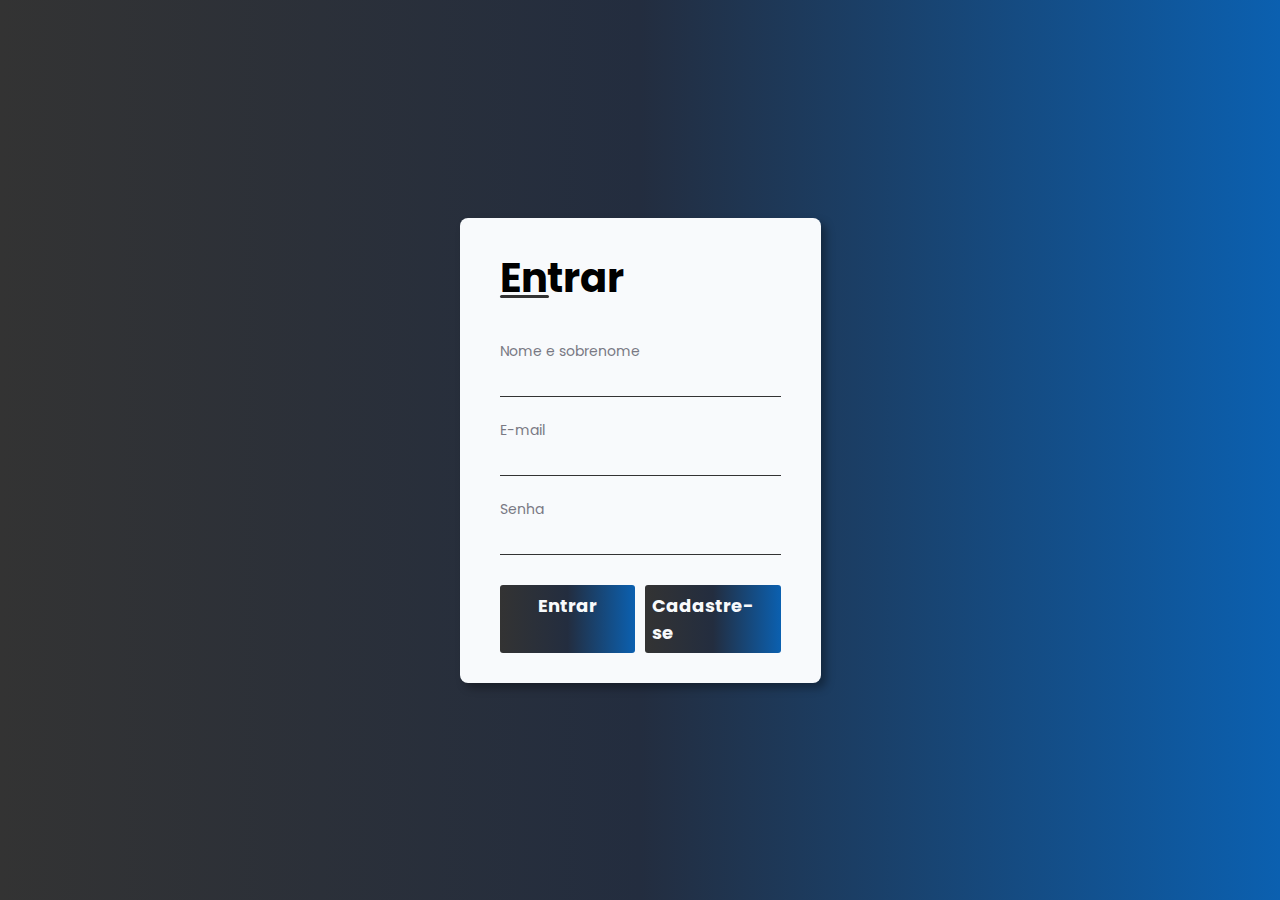
<file: index.html>
<!DOCTYPE html>
<html lang="pt-br">
<head>
    <meta charset="UTF-8">
    <meta name="viewport" content="width=device-width, initial-scale=1.0">
    <link rel="stylesheet" href="https://cdnjs.cloudflare.com/ajax/libs/font-awesome/6.5.1/css/all.min.css" integrity="sha512-DTOQO9RWCH3ppGqcWaEA1BIZOC6xxalwEsw9c2QQeAIftl+Vegovlnee1c9QX4TctnWMn13TZye+giMm8e2LwA==" crossorigin="anonymous" referrerpolicy="no-referrer" />
    <link rel="stylesheet" href="assets/css/style.css">
    <title>Formulário</title>
</head>
<body>
    <main id="container">
        <form action="./assets/PHP/login.php" id="login_form" method="POST">
            <div id="form_header">
                <h1>Entrar</h1>
                <i id="mode_icon" class="fa-solid fa-moon"></i>
            </div>
            <div id="inputs">
                <div class="input-box">
                    <label for="name">
                        Nome e sobrenome
                        <div class="input-field">
                            <i class="fa-solid fa-user"></i>
                            <input type="text" name="name" id="name" required>
                        </div>
                    </label>
                </div>
                <div class="input-box">
                    <label for="email">
                        E-mail
                        <div class="input-field">
                            <i class="fa-solid fa-envelope"></i>
                            <input type="email" name="email" id="email" required>
                        </div>
                    </label>
                </div>
                <div class="input-box">
                    <label for="password">
                        Senha
                        <div class="input-field">
                            <i class="fa-solid fa-key"></i>
                            <input type="password" name="password" id="password" required>
                        </div>
                    </label>
                </div>
            </div>
            <div class="enviar-dados">
                <button type="submit" id="login_button">
                    Entrar
                </button>
                <a id="login_button" href="index2.html">Cadastre-se</a>
            </div>
        </form>
    </main>
    <script type="text/javascript" src="assets/js/script.js"></script>
</body>
</html>
</file>
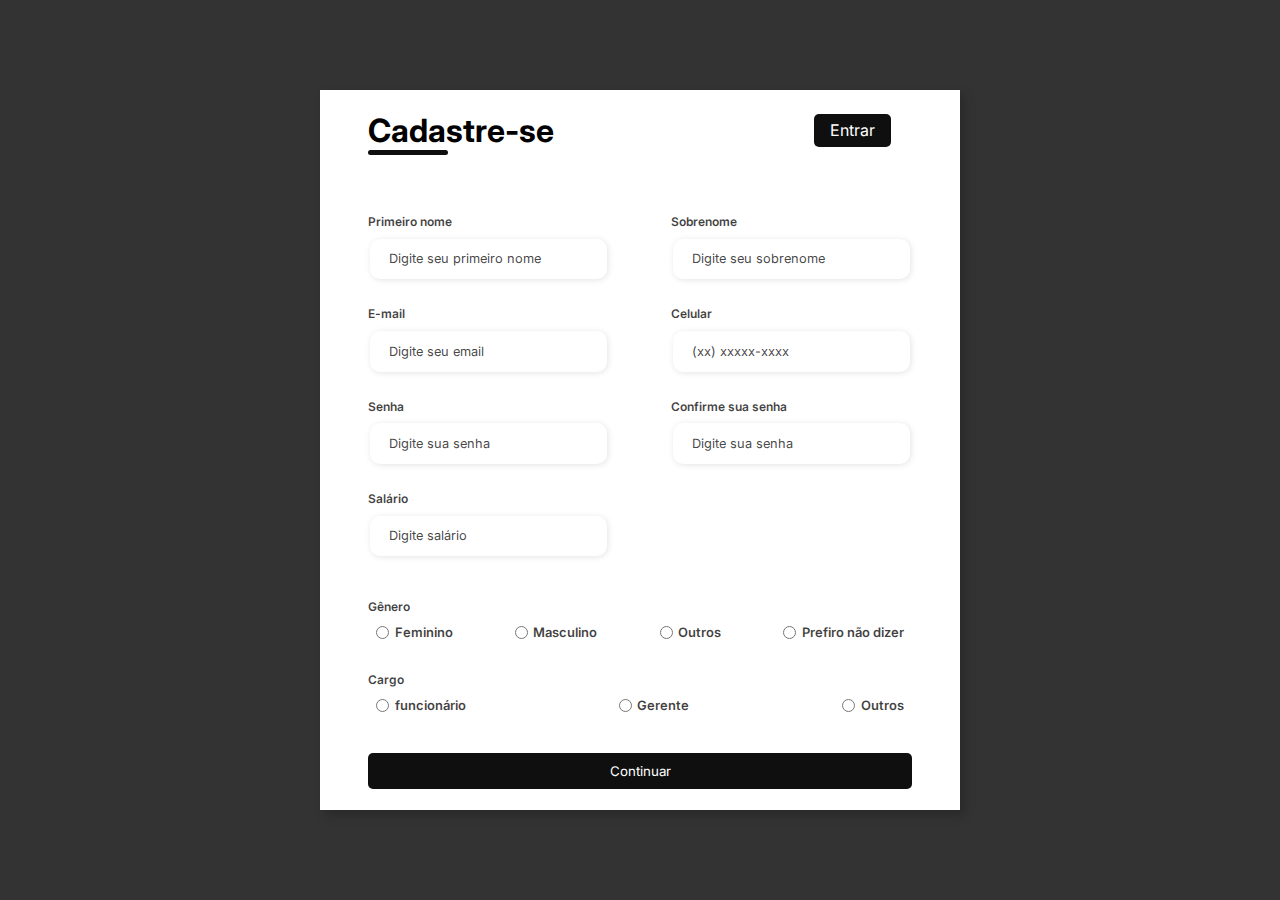
<file: index2.html>
<!DOCTYPE html>
<html lang="pt-br">
<head>
    <meta charset="UTF-8">
    <meta name="viewport" content="width=device-width, initial-scale=1.0">
    <link rel="stylesheet" href="https://cdnjs.cloudflare.com/ajax/libs/font-awesome/6.5.1/css/all.min.css" integrity="sha512-DTOQO9RWCH3ppGqcWaEA1BIZOC6xxalwEsw9c2QQeAIftl+Vegovlnee1c9QX4TctnWMn13TZye+giMm8e2LwA==" crossorigin="anonymous" referrerpolicy="no-referrer" />
    <link rel="stylesheet" href="assets/css/style2.css">
    <title>Formulário de cadastro</title>
</head>
<body>
    <div class="container">
        <div class="form-image">
            <img src="assets/imgs/undraw_shopping_re_hdd9.svg" alt="img">
        </div>
        <div class="form" id="login_form" class="input-field">
            <i id="mode_icon" class="fa-solid fa-moon"></i>
            <form action="./assets/PHP/cadastro-salvar.php" method="POST">
                <input type="hidden" name="acao" value="cadastrar">
                <div class="form-header">
                    <div class="title">
                        <h1>Cadastre-se</h1>
                    </div>
                    <div class="login-button">
                        <a class="entrar__button" href="index.html">Entrar</a>
                    </div>
                </div>
                <div class="input-group">
                    <div class="input-box">
                        <label for="firstname">Primeiro nome</label>
                        <input id="firstname" type="text" name="firstname" placeholder="Digite seu primeiro nome" required>
                    </div>
                    <div class="input-box">
                        <label for="lastname">Sobrenome</label>
                        <input id="lastname" type="text" name="lastname" placeholder="Digite seu sobrenome" required>
                    </div>
                    <div class="input-box">
                        <label for="email">E-mail</label>
                        <input id="email" type="email" name="email" placeholder="Digite seu email" required>
                    </div>
                    <div class="input-box">
                        <label for="number">Celular</label>
                        <input id="number" type="tel" name="number" placeholder="(xx) xxxxx-xxxx" required>
                    </div>
                    <div class="input-box">
                        <label for="password">Senha</label>
                        <input id="password" type="password" name="password" placeholder="Digite sua senha" required>
                    </div>
                    <div class="input-box">
                        <label for="confirmPassword">Confirme sua senha</label>
                        <input id="confirmPassword" type="password" name="confirmPassword" placeholder="Digite sua senha" required>
                    </div>
                    <div class="input-box">
                        <label for="salario__usuario">Salário</label>
                        <input id="salario__usuario" type="number" name="salarioUsuario" placeholder="Digite salário" required>
                    </div>                       
                </div>
                <div class="gender-inputs">
                    <div>
                        <div class="gender-title">
                            <h6>Gênero</h6>
                        </div>
                        <div class="gender-group">
                            <div class="gender-input">
                                <input type="radio" name="gender" id="famale" value="feminino" required>
                                <label for="famale">Feminino</label>
                            </div>
                            <div class="gender-input">
                                <input type="radio" name="gender" id="male" value="masculino" required>
                                <label for="male">Masculino</label>
                            </div>
                            <div class="gender-input">
                                <input type="radio" name="gender" id="others" value="outros" required>
                                <label for="others">Outros</label>
                            </div>
                            <div class="gender-input">
                                <input type="radio" name="gender" id="none" value="prefiro nao dizer" required>
                                <label for="none">Prefiro não dizer</label>
                            </div>
                        </div>
                    </div>
                    <div>
                        <div class="gender-title">
                            <h6>Cargo</h6>
                        </div>
                        <div class="gender-group" >
                            <div class="gender-input">
                                <input type="radio" name="cargo" id="funcionario" value="funcionario" required>
                                <label for="famale">funcionário</label>
                            </div>
                            <div class="gender-input">
                                <input type="radio" name="cargo" id="gerente" value="gerente" required>
                                <label for="male">Gerente</label>
                            </div>
                            <div class="gender-input">
                                <input type="radio" name="cargo" id="others" value="others" required>
                                <label for="others">Outros</label>
                            </div>
                        </div>
                    </div>
                </div>
                <div class="continue-button">
                    <button id="enviar_formulario" type="submit">Continuar</button>
                </div>
            </form>
        </div>
    </div>
    <script src="assets/js/script.js"></script>
</body>
</html>
</file>
<file: assets/css/style.css>
@import url('https://fonts.googleapis.com/css2?family=Poppins:ital,wght@0,100;0,200;0,300;0,400;0,500;0,600;0,700;0,800;0,900;1,100;1,200;1,300;1,400;1,500;1,600;1,700;1,800;1,900&display=swap');


:root {
    --color-light-50: #f8fafc;

    --color-dark-50: #797984;
    --color-dark-100: #0F0F0F;
    --color-dark-900: #000;

    --color--50: #333333;
    --color--100: #232D3F;
    --color--200: #0B60B0;

    --color-gradient: linear-gradient(90deg, var(--color--50), var(--color--100), var(--color--200));

    --primary-font: 'Poppins', sans-serif;
}

* {
    font-family: var(--primary-font);
    padding: 0;
    margin: 0;
    box-sizing: border-box;
}

#container {
    height: 100vh;
    width: 100%;
    background: var(--color-gradient);
    display: flex;
    align-items: center;
    justify-content: center;
}

#login_form {
    background-color: var(--color-light-50);
    display: flex;
    flex-direction: column;
    padding: 30px 40px;
    border-radius: 8px;
    gap: 30px;
    box-shadow: 5px 5px 8px rgba(0, 0, 0, 0.336);
    height: fit-content;
    animation: dark-to-light 0.5s ease-in-out;
}

#form_header {
    display: flex;
    align-items: center;
    justify-content: space-between;
}
#form_header h1 {
    font-size: 40px;
    position: relative;
}
#form_header h1::before{
    position: absolute;
    content: '';
    width: 40%;
    background-color: var(--color--50);
    height: 3px;
    bottom: 10px;
    border-radius: 5px;
}

#mode_icon {
    cursor: pointer;
    font-size: 20px;
}

#inputs {
    display: flex;
    flex-direction: column;
    align-items: center;
    justify-content: center;
    gap: 20px;
}

.input-box label {
    font-size: 14px;
    color: var(--color-dark-50);
}

.input-field {
    display: flex;
    align-items: center;
    gap: 15px;
    padding: 3px;
    cursor: text;
    border-bottom: 1px solid var(--color--50);
}

.input-field i {
    font-size: 18px;
    color: var(--color-dark-900);
}

.input-field input {
    border: none;
    background-color: transparent;
    width: 260px;
    font-size: 18px;
    padding: 0px 5px;
}
.input-field input:focus {
    outline: none;
}

.enviar-dados {
    display: flex;
    gap: 10px;
}

#login_button {
    display: flex;
    justify-content: center;
    border: none;
    background: var(--color-gradient);
    color: var(--color-light-50);
    padding: 7px;
    width:  50%;
    font-size: 18px;
    border-radius: 3px;
    font-weight: bold;
    cursor: pointer;
    text-decoration: none;
}
#login_button a {
    border: none;
    background: var(--color-gradient);
    color: var(--color-dark-900);
    width:  50%;
    font-size: 18px;
    border-radius: 3px;
    font-weight: bold;
    cursor: pointer;
}

#login_button:hover {
    transform: scale(1.05);
    transition: 0.5s;
}

.dark#login_form {
    color: var(--color-light-50);
    background-color: var(--color-dark-100);
    animation: light-to-dark 0.5s ease-in-out;

}
.dark#login_form .input-field input,
.dark#login_form .input-field i {
color: var(--color-light-50);
}

@keyframes dark-to-light {
    0% {
        background-color: var(--color-dark-100);
    }
    100% {
        background-color: var(--color-light-50);
    }
}

@keyframes light-to-dark {
    0% {
        background-color: var(--color-light-50);
    }
    100% {
        background-color: var(--color-dark-100);
    }
}
</file>
<file: assets/css/style2.css>
@import url('https://fonts.googleapis.com/css2?family=Inter:wght@100..900&display=swap');

:root {
    --primary-font: "Inter", sans-serif;

    --primary-color: #333333;
    --secondary-color: #797984;
    --tertiary-color: #0F0F0F;
    --quaternary-color: #232D3F;
    --quinary-color: #eeeeee75;


    --white-color: #fff;

    --shadow-color: #0000001c;

    --label-and-h6-color: #000000c0;

    --placeholder-color: #000000be;

    --dark-color-backgraund: #0F0F0F;
    --light-color-backgraund: #f5f5f5;

}

* {
    padding: 0;
    margin: 0;
    box-sizing: border-box;
    font-family: var(--primary-font);
}

body {
    width: 100%;
    height: 100vh;
    display: flex;
    justify-content: center;
    align-items: center;
    background: var(--primary-color);
}
.container {
    position: relative;
    width: 80%;
    height: 80vh;
    display: flex;
    box-shadow: 5px 5px 10px rgba(0, 0, 0, 0.212);
    
}

#mode_icon {
    position: absolute;
    top: 0;
    right: 0;
    padding: 1.5rem 1.5rem;
    font-size: 1.5em;
    cursor: pointer;
}

.form-image {
    width: 50%;
    display: flex;
    justify-content: center;
    align-items: center;
    background-color: var(--secondary-color);
    padding: 1rem;
    position: relative;
}

.form-image::after {
    content: "";
    position: absolute;
    top: 0;
    right: -0.2em;
    bottom: 0;
    width: 10px; /* Largura da área de desfoque */
    filter: blur(7px);
    background: var(--secondary-color);
    
}

.form-image img {
    width: 31rem;
}

.form {
    width: 50%;
    display: flex;
    justify-content: center;
    align-items: center;
    flex-direction: column;
    background-color: var(--white-color);
    padding: 3rem;
}

.form-header {
    margin-bottom: 3rem;
    display: flex;
    justify-content: space-between;
}

.login-button {
    display: flex;
    align-items: center;
}
.entrar__button {
    border: none;
    color: var(--white-color);
    text-decoration: none;
    background-color: var(--tertiary-color);
    padding: 0.4rem 1rem;
    margin-right: 1.3em;
    border-radius: 5px;
    cursor: pointer;
}
.entrar__button:hover {
    padding: 0.3rem 1.5rem;
    transition: 0.5s;
}
.login-button button {
    border: none;
    background-color: var(--tertiary-color);
    padding: 0.4rem 1rem;
    border-radius: 5px;
    cursor: pointer;
}

.login-button button:hover {
    background-color: var(--quaternary-color);
}

.login-button button a {
    text-decoration: none;
    font-weight: 500;
    color: var(--white-color);
}

.form-header h1::after {
    content: '';
    display: block;
    width: 5rem;
    height: 0.3rem;
    background-color: var(--tertiary-color);
    margin: 0 auto;
    position: absolute;
    border-radius: 10px;
}

.input-group {
    display: flex;
    flex-wrap: wrap;
    justify-content: space-between;
    padding: 1rem 0;
}

.input-box {
    display: flex;
    flex-direction: column;
    margin-bottom: 1.1rem;
}

.input-box input {
    margin: 0.6rem 0.1rem;
    padding: 0.8rem 1.2rem;
    border: none;
    border-radius: 10px;
    box-shadow: 1px 1px 6px var(--shadow-color);
    font-size: 0.8rem;
}

.input-box input:hover {
    background-color: var(--quinary-color);
}

.input-box input:focus-visible {
    outline: 1px solid var(--tertiary-color);
}

.input-box label,
.gender-title h6 {
    font-size: 0.75rem;
    font-weight: 600;
    color: var(--label-and-h6-color);
}

.input-box input::placeholder {
    color: var(--placeholder-color);
}

.gender-group {
    display: flex;
    justify-content: space-between;
    margin-top: 0.62rem;
    padding: 0 0.5rem;
}
.gender-inputs {
    display: flex;
    flex-direction: column;
    gap: 2em;
}
.gender-input{
    display: flex;
    align-items: center;
}

.gender-input input{
    margin-right: 0.35rem;
}

.gender-input label {
    font-size: 0.81rem;
    font-weight: 600;
    color: var(--label-and-h6-color);
}
.continue-button {
    display: flex;
    justify-content: center;
}
.continue-button button {
    width: 100%;
    margin-top: 2.5rem;
    border: none;
    background-color: var(--tertiary-color);
    color: var(--white-color);
    padding: 0.62rem;
    border-radius: 5px;
    cursor: pointer;

}

.continue-button button:hover {
    background-color: var(--quaternary-color);
    padding: -1em;
    width: 90%;
    transition: 0.5s;
}

.continue-button button a {
    text-decoration: none;
    font-size: 0.93rem;
    font-weight: 500;
    color: var(--white-color);
}
#login_form {
    animation: dark-to-light 0.5s ease-in-out;
}

.dark#login_form {
    color: var(--light-color-backgraund);
    background-color: var(--dark-color-backgraund);
    animation: light-to-dark 0.5s ease-in-out;
}

.dark#login_form .input-field input,
.dark#login_form .input-box label,
.dark#login_form .gender-input label,
.dark#login_form .gender-title h6,
.dark#login_form .input-field i {
color: var(--light-color-backgraund);
}
.dark#login_form .entrar__button {
    border: none;
    color: var(--tertiary-color);
    text-decoration: none;
    background-color: var(--white-color);
    padding: 0.4rem 1rem;
    border-radius: 5px;
    cursor: pointer;

}
.dark ::-webkit-scrollbar-thumb {
    width: 2em;
    background-color: #fff; /* Branco */
    border-radius: 36px;
  }
.dark#login_form .entrar__button:hover {
    padding: 0.3rem 1.5rem;
    transition: 0.5s;
}
.dark#login_form .continue-button button {
    width: 100%;
    margin-top: 2.5rem;
    border: none;
    background-color: var(--white-color);
    color: var(--dark-color-backgraund);
    padding: 0.62rem;
    border-radius: 5px;
    cursor: pointer;

}

.dark#login_form .continue-button button:hover {
    background-color: var(--light-color-backgraund);
    padding: -1em;
    width: 90%;
    transition: 0.5s;
}

.dark#login_form .continue-button button a {
    text-decoration: none;
    font-size: 0.93rem;
    font-weight: 500;
    color: var(--dark-color-backgraund);
}

.dark#login_form .form-header h1::after {
    content: '';
    display: block;
    width: 5rem;
    height: 0.3rem;
    background-color: var(--white-color);
    margin: 0 auto;
    position: absolute;
    border-radius: 10px;
}
/* Estilos da Barra de Rolagem */
::-webkit-scrollbar {
    width: 10px;
}

::-webkit-scrollbar-thumb {
    width: 2em;
    background-color: #000;
    border-radius: 36px;
}
@keyframes dark-to-light {
    0% {
        background-color: var(--dark-color-backgraund);
    }
    100% {
        background-color: var(--light-color-backgraund);
    }
}

@keyframes light-to-dark {
    0% {
        background-color: var(--light-color-backgraund);
    }
    100% {
        background-color: var(--dark-color-backgraund);
    }
}


@media screen and (max-width: 1330px) {
    .form-image {
        display: none;
    }

    .container {
        width: 50%;
    }

    .form{
        width: 100%;
    }
}

@media screen and (max-width: 1064px) {
    .container {
        width: 90%;
        height: auto;
    }
    .form-header {
        gap: 15px;
    }
    .input-group {
        flex-direction: column;
        overflow-y: scroll;
        flex-wrap: nowrap;
        max-height: 10rem;
        padding-right: 3rem;
    }

    .gender-inputs {
        margin-top: 2rem;
    }

    .gender-group {
        flex-direction: column;
        
    }

    .gender-title h6 {
        margin: 0;
    }

    .gender-input {
        margin-top: 0.5rem;
    }
}
</file>
